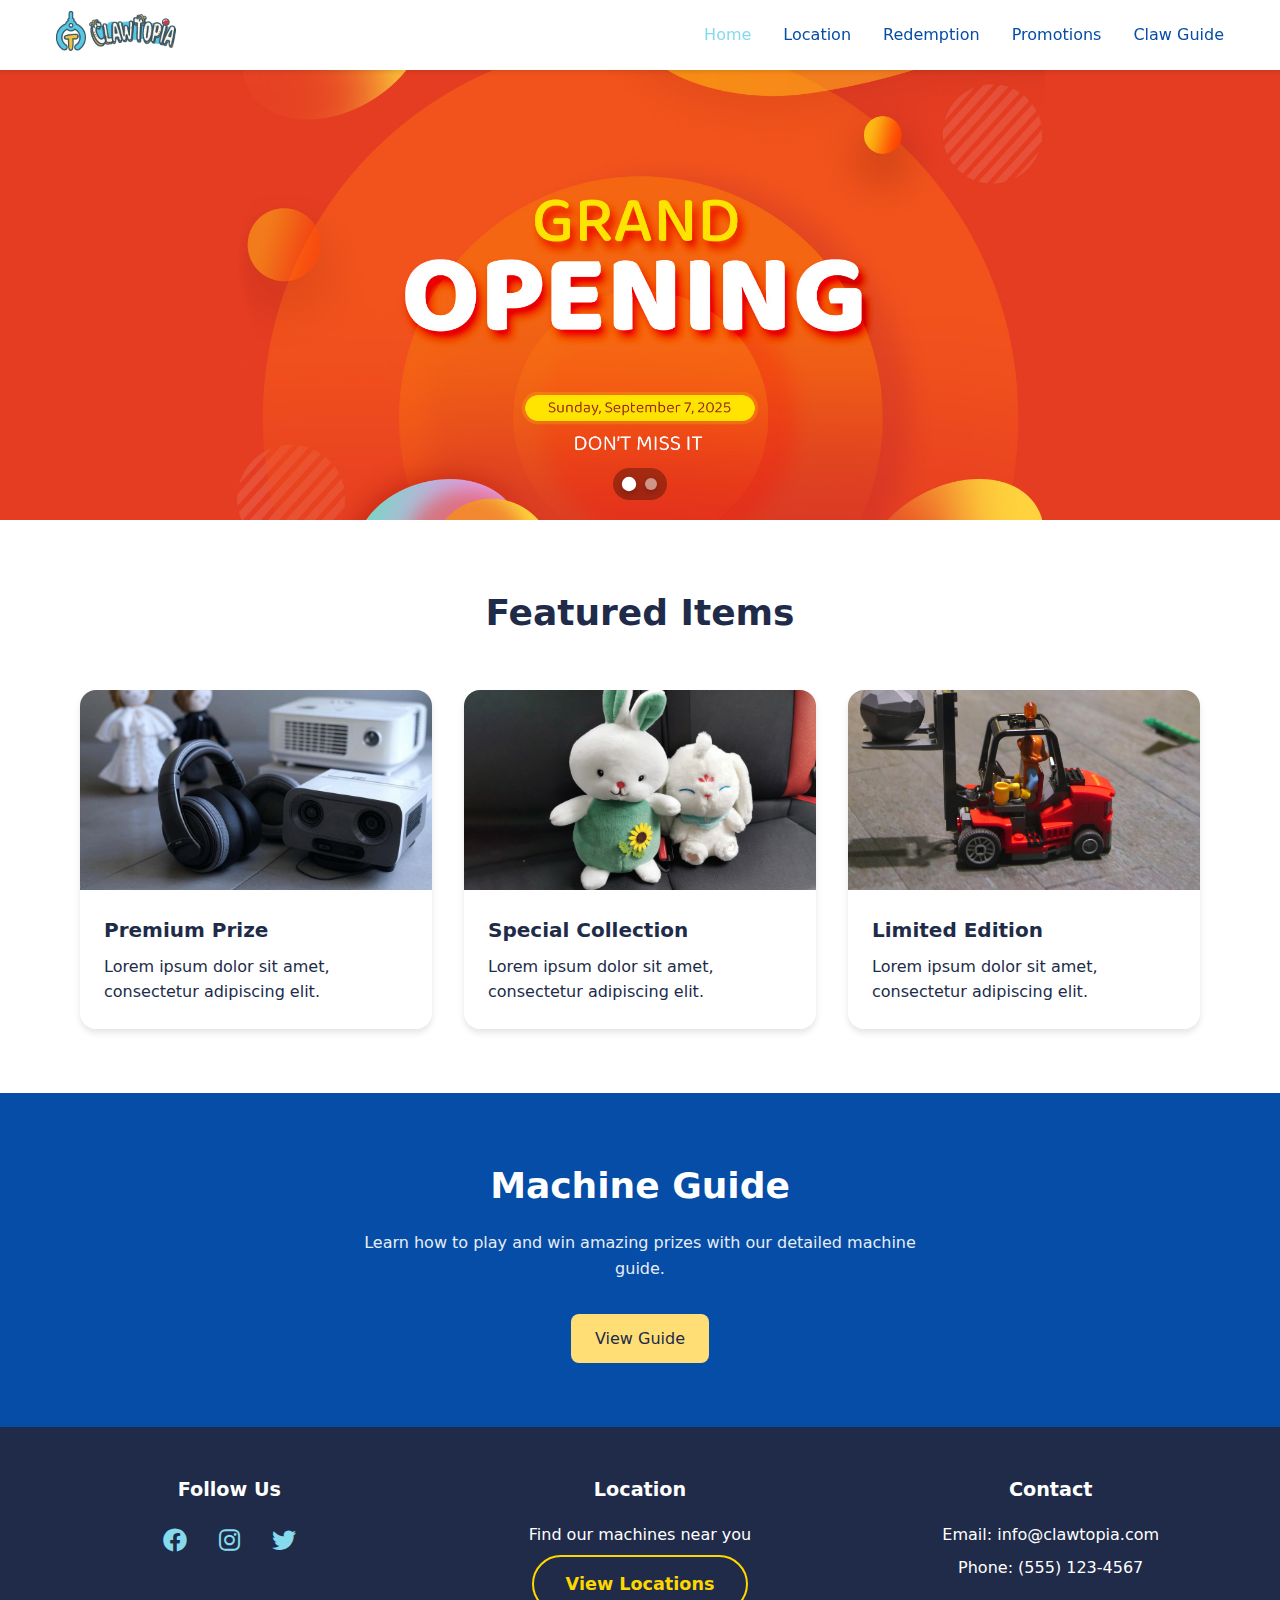
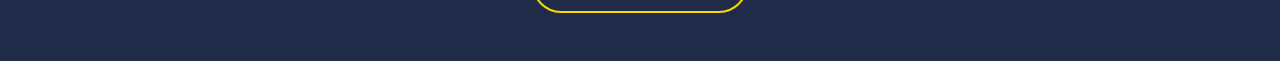
<file: index.html>
<!DOCTYPE html>
<html lang="en">
<head>
    <meta charset="UTF-8">
    <meta name="viewport" content="width=device-width, initial-scale=1.0">
    <title>Clawtopia - Online Claw Machine Game Store</title>
    <link rel="stylesheet" href="css/styles.css">
    <link rel="stylesheet" href="https://cdnjs.cloudflare.com/ajax/libs/font-awesome/6.0.0/css/all.min.css">
    <script>
        // Added page loading debugging
        window.addEventListener('DOMContentLoaded', function() {
            console.log('Page loaded, checking elements:');
            console.log('Hamburger:', document.querySelector('.hamburger'));
            console.log('Nav container:', document.querySelector('.nav-container'));
            console.log('Nav menu:', document.querySelector('.nav-menu'));
        });
    </script>
    <script src="js/nav.js"></script>
    <style>
        .location-section a {
            color: #FFD700 !important;
            text-decoration: none;
            font-weight: bold;
            font-size: 1.1rem;
            border: 2px solid #FFD700;
            padding: 0.8rem 2rem;
            border-radius: 30px;
            display: inline-block;
        }
        .location-section a:hover {
            opacity: 0.8;
        }
    </style>
</head>
<body>
    <header class="header">
        <nav class="navbar">
            <div class="logo">
                <a href="index.html">
                    <img src="assets/images/logo.png" alt="Clawtopia Logo" width="120" height="60">
                </a>
            </div>
            <button type="button" class="hamburger" aria-label="Toggle navigation menu" aria-expanded="false">
                <span class="bar"></span>
                <span class="bar"></span>
                <span class="bar"></span>
            </button>
            <ul class="nav-menu">
                <li><a href="index.html" class="active">Home</a></li>
                <li><a href="location.html">Location</a></li>
                <li><a href="redemption.html">Redemption</a></li>
                <li><a href="promotions.html">Promotions</a></li>
                <li><a href="claw-guide.html">Claw Guide</a></li>
            </ul>
        </nav>
    </header>

    <main>
        <section class="hero">
            <div class="slider">
                <div class="slide active">
                    <img src="assets/images/Banner1.jpg" alt="Welcome to Clawtopia">
                </div>
                <div class="slide">
                    <img src="assets/images/Banner2.jpg" alt="Exciting Prizes">
                </div>
                <div class="slider-dots">
                    <span class="dot active" data-slide="0"></span>
                    <span class="dot" data-slide="1"></span>
                </div>
            </div>
        </section>

        <section class="featured-items">
            <div class="wrapper">
                <h2>Featured Items</h2>
                <div class="items-grid">
                    <div class="item-card">
                        <div class="item-image">
                            <img src="assets/images/Premium Prize.jpg" alt="Featured Prize 1">
                        </div>
                        <h3>Premium Prize</h3>
                        <p>Lorem ipsum dolor sit amet, consectetur adipiscing elit.</p>
                    </div>
                    <div class="item-card">
                        <div class="item-image">
                            <img src="assets/images/Special Collection.jpg" alt="Featured Prize 2">
                        </div>
                        <h3>Special Collection</h3>
                        <p>Lorem ipsum dolor sit amet, consectetur adipiscing elit.</p>
                    </div>
                    <div class="item-card">
                        <div class="item-image">
                            <img src="assets/images/Limited Edition.JPG" alt="Featured Prize 3">
                        </div>
                        <h3>Limited Edition</h3>
                        <p>Lorem ipsum dolor sit amet, consectetur adipiscing elit.</p>
                    </div>
                </div>
            </div>
        </section>


        <section class="machine-guide">
            <div class="guide-content">
                <h2>Machine Guide</h2>
                <p>Learn how to play and win amazing prizes with our detailed machine guide.</p>
                <a href="claw-guide.html" class="btn-secondary">View Guide</a>
            </div>
        </section>
    </main>

    <footer class="footer">
        <div class="footer-container">
            <div class="footer-section">
                <h3>Follow Us</h3>
                <div class="social-icons">
                    <a href="#"><i class="fab fa-facebook"></i></a>
                    <a href="#"><i class="fab fa-instagram"></i></a>
                    <a href="#"><i class="fab fa-twitter"></i></a>
                </div>
            </div>
            <div class="footer-section">
                <h3>Location</h3>
                <p>Find our machines near you</p>
                <a href="location.html" class="btn-yellow">View Locations</a>
            </div>
            <div class="footer-section">
                <h3>Contact</h3>
                <p>Email: info@clawtopia.com</p>
                <p>Phone: (555) 123-4567</p>
            </div>
        </div>
    </footer>

    <script src="js/main.js"></script>
    <script src="js/slider.js"></script>
</body>
</html>
</file>
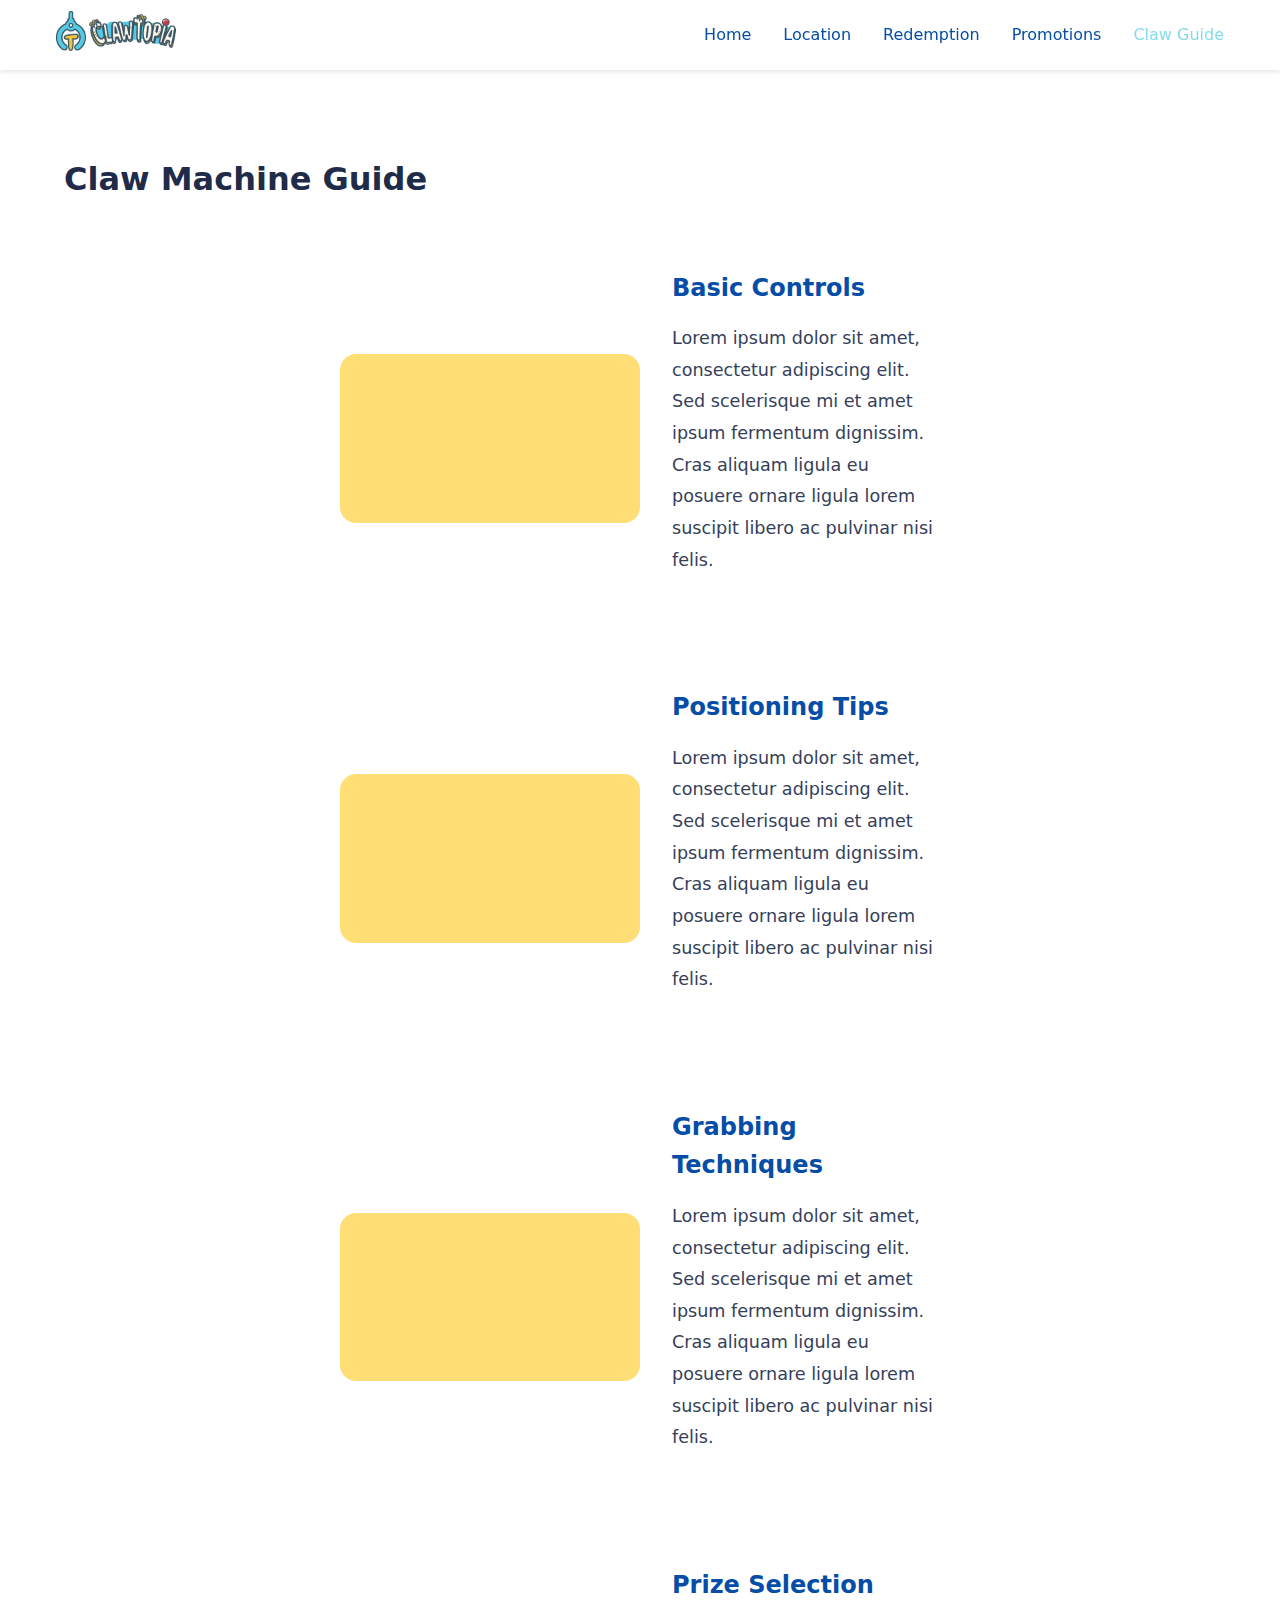
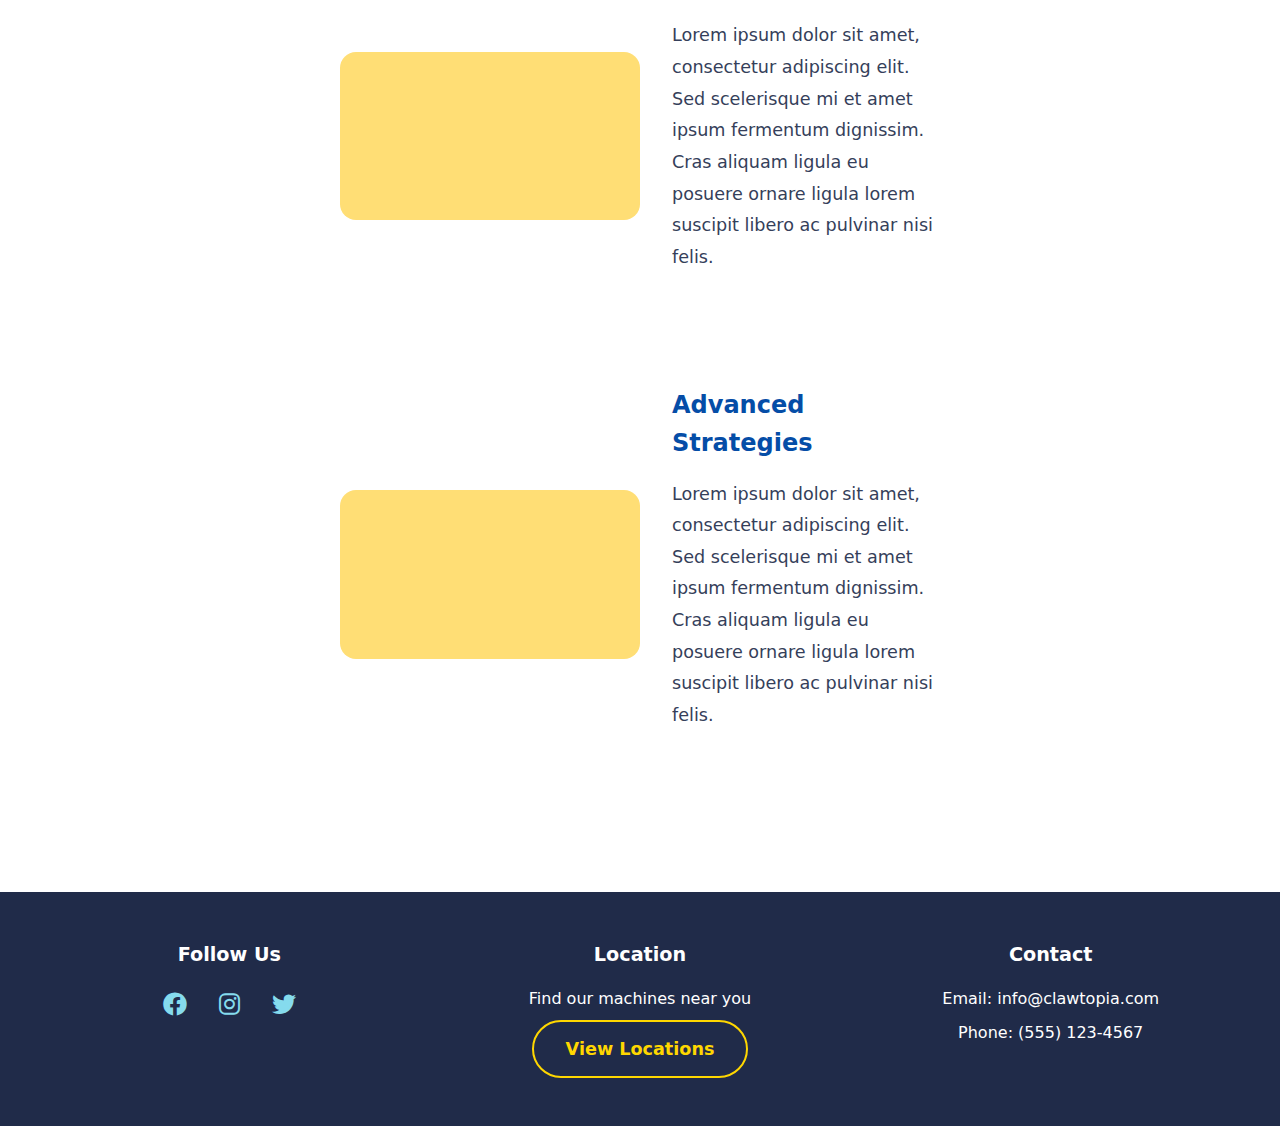
<file: claw-guide.html>
<!DOCTYPE html>
<html lang="en">
<head>
    <meta charset="UTF-8">
    <meta name="viewport" content="width=device-width, initial-scale=1.0">
    <title>Claw Machine Guide - Clawtopia</title>
    <link rel="stylesheet" href="css/styles.css">
    <link rel="stylesheet" href="css/claw-guide.css">
    <link rel="stylesheet" href="https://cdnjs.cloudflare.com/ajax/libs/font-awesome/6.0.0/css/all.min.css">
    <script src="js/nav.js"></script>
</head>
<body>
    <header class="header">
        <nav class="navbar">
            <div class="logo">
                <a href="index.html">
                    <img src="assets/images/logo.png" alt="Clawtopia Logo" width="120" height="60">
                </a>
            </div>
            <button type="button" class="hamburger">
                <span class="bar"></span>
                <span class="bar"></span>
                <span class="bar"></span>
            </button>
            <ul class="nav-menu">
                <li><a href="index.html">Home</a></li>
                <li><a href="location.html">Location</a></li>
                <li><a href="redemption.html">Redemption</a></li>
                <li><a href="promotions.html">Promotions</a></li>
                <li><a href="claw-guide.html" class="active">Claw Guide</a></li>
            </ul>
        </nav>
    </header>

    <main class="guide-container">
        <div class="page-title">
            <div class="icon">
                <i class="fas fa-gamepad" style="color: white;"></i>
            </div>
            <h1>Claw Machine Guide</h1>
        </div>

        <div class="guide-content">
            <div class="guide-item">
                <div class="video-container">
                    <iframe src="https://www.youtube.com/embed/video1" title="Basic Controls"></iframe>
                </div>
                <div class="guide-text">
                    <h2>Basic Controls</h2>
                    <p>Lorem ipsum dolor sit amet, consectetur adipiscing elit. Sed scelerisque mi et amet ipsum fermentum dignissim. Cras aliquam ligula eu posuere ornare ligula lorem suscipit libero ac pulvinar nisi felis.</p>
                </div>
            </div>

            <div class="guide-item">
                <div class="video-container">
                    <iframe src="https://www.youtube.com/embed/video2" title="Positioning Tips"></iframe>
                </div>
                <div class="guide-text">
                    <h2>Positioning Tips</h2>
                    <p>Lorem ipsum dolor sit amet, consectetur adipiscing elit. Sed scelerisque mi et amet ipsum fermentum dignissim. Cras aliquam ligula eu posuere ornare ligula lorem suscipit libero ac pulvinar nisi felis.</p>
                </div>
            </div>

            <div class="guide-item">
                <div class="video-container">
                    <iframe src="https://www.youtube.com/embed/video3" title="Grabbing Techniques"></iframe>
                </div>
                <div class="guide-text">
                    <h2>Grabbing Techniques</h2>
                    <p>Lorem ipsum dolor sit amet, consectetur adipiscing elit. Sed scelerisque mi et amet ipsum fermentum dignissim. Cras aliquam ligula eu posuere ornare ligula lorem suscipit libero ac pulvinar nisi felis.</p>
                </div>
            </div>

            <div class="guide-item">
                <div class="video-container">
                    <iframe src="https://www.youtube.com/embed/video4" title="Prize Selection"></iframe>
                </div>
                <div class="guide-text">
                    <h2>Prize Selection</h2>
                    <p>Lorem ipsum dolor sit amet, consectetur adipiscing elit. Sed scelerisque mi et amet ipsum fermentum dignissim. Cras aliquam ligula eu posuere ornare ligula lorem suscipit libero ac pulvinar nisi felis.</p>
                </div>
            </div>

            <div class="guide-item">
                <div class="video-container">
                    <iframe src="https://www.youtube.com/embed/video5" title="Advanced Strategies"></iframe>
                </div>
                <div class="guide-text">
                    <h2>Advanced Strategies</h2>
                    <p>Lorem ipsum dolor sit amet, consectetur adipiscing elit. Sed scelerisque mi et amet ipsum fermentum dignissim. Cras aliquam ligula eu posuere ornare ligula lorem suscipit libero ac pulvinar nisi felis.</p>
                </div>
            </div>
        </div>
    </main>

    <footer class="footer">
        <div class="footer-container">
            <div class="footer-section">
                <h3>Follow Us</h3>
                <div class="social-icons">
                    <a href="#"><i class="fab fa-facebook"></i></a>
                    <a href="#"><i class="fab fa-instagram"></i></a>
                    <a href="#"><i class="fab fa-twitter"></i></a>
                </div>
            </div>
            <div class="footer-section">
                <h3>Location</h3>
                <p>Find our machines near you</p>
                <a href="location.html" class="btn-yellow">View Locations</a>
            </div>
            <div class="footer-section">
                <h3>Contact</h3>
                <p>Email: info@clawtopia.com</p>
                <p>Phone: (555) 123-4567</p>
            </div>
        </div>
    </footer>

    <script src="js/main.js"></script>
</body>
</html>
</file>
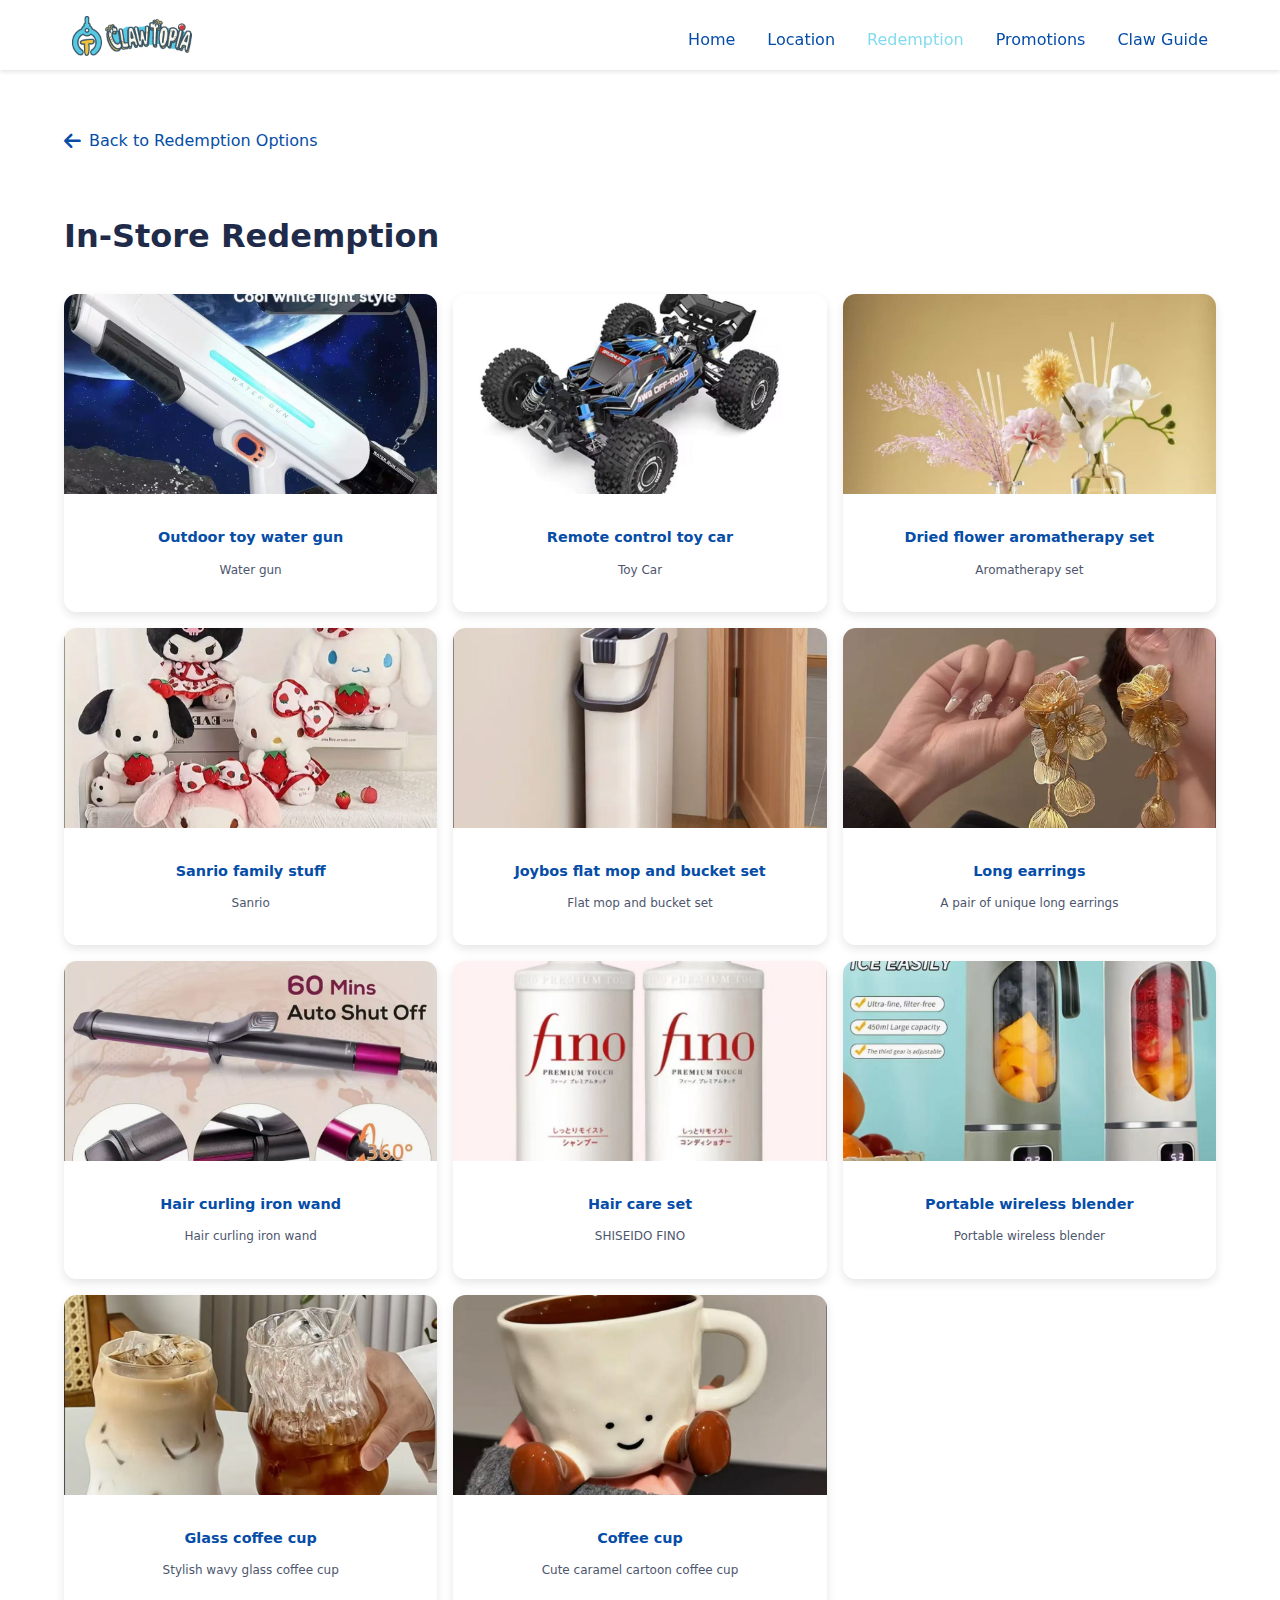
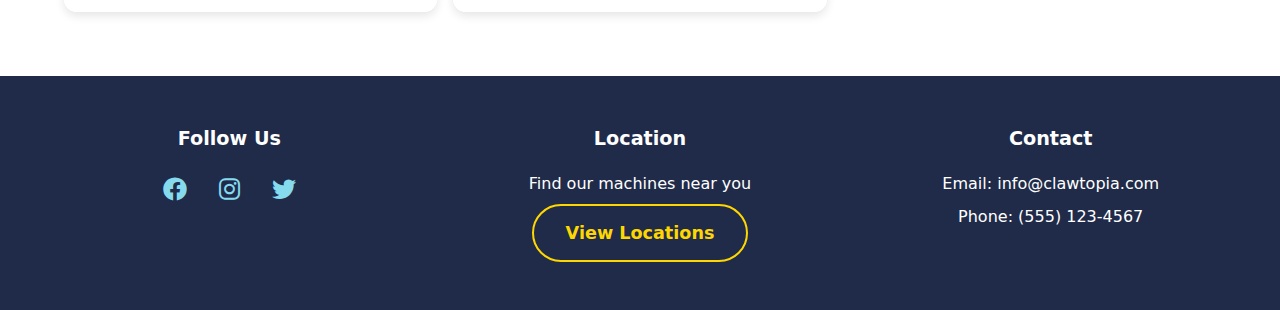
<file: instore-redemption.html>
<!DOCTYPE html>
<html lang="en">
<head>
    <meta charset="UTF-8">
    <meta name="viewport" content="width=device-width, initial-scale=1.0">
    <title>In-Store Redemption - Clawtopia</title>
    <link rel="stylesheet" href="css/styles.css">
    <link rel="stylesheet" href="css/redemption-items.css">
    <link rel="stylesheet" href="https://cdnjs.cloudflare.com/ajax/libs/font-awesome/6.0.0/css/all.min.css">
</head>
<body>
    <header class="header">
        <div class="wrapper">
            <nav class="navbar">
                <div class="logo">
                    <a href="index.html">
                        <img src="assets/images/logo.png" alt="Clawtopia Logo" width="120" height="60">
                    </a>
                </div>
                <ul class="nav-menu">
                    <li><a href="index.html">Home</a></li>
                    <li><a href="location.html">Location</a></li>
                    <li><a href="redemption.html" class="active">Redemption</a></li>
                    <li><a href="promotions.html">Promotions</a></li>
                    <li><a href="claw-guide.html">Claw Guide</a></li>
                </ul>
            </nav>
        </div>
    </header>

    <main class="redemption-items-container">
        <a href="redemption.html" class="back-button">
            <i class="fas fa-arrow-left"></i>
            Back to Redemption Options
        </a>

        <div class="page-title">
            <div class="icon">
                <i class="fas fa-store" style="color: white;"></i>
            </div>
            <h1>In-Store Redemption</h1>
        </div>

        <div class="items-grid">
            <!-- Repeat this block 15 times for the grid -->
            <div class="item-card">
                <div class="item-image">
                    <img src="./assets/images/Instore List/prize1.jpg" alt="Prize Item">
                </div>
                <div class="item-content">
                    <h3>Outdoor toy water gun</h3>
                    <p>Water gun</p>
                </div>
            </div>
            <div class="item-card">
                <div class="item-image">
                    <img src="./assets/images/Instore List/prize2.jpg" alt="Prize Item">
                </div>
                <div class="item-content">
                    <h3>Remote control toy car</h3>
                    <p>Toy Car</p>
                </div>
            </div>
            <div class="item-card">
                <div class="item-image">
                    <img src="./assets/images/Instore List/prize3.jpg" alt="Prize Item">
                </div>
                <div class="item-content">
                    <h3>Dried flower aromatherapy set</h3>
                    <p>Aromatherapy set</p>
                </div>
            </div>
            <div class="item-card">
                <div class="item-image">
                    <img src="./assets/images/Instore List/prize4.png" alt="Prize Item">
                </div>
                <div class="item-content">
                    <h3>Sanrio family stuff</h3>
                    <p>Sanrio</p>
                </div>
            </div>
            <div class="item-card">
                <div class="item-image">
                    <img src="./assets/images/Instore List/prize5.png" alt="Prize Item">
                </div>
                <div class="item-content">
                    <h3>Joybos flat mop and bucket set</h3>
                    <p>Flat mop and bucket set</p>
                </div>
            </div>
            <div class="item-card">
                <div class="item-image">
                    <img src="./assets/images/Instore List/prize6.png" alt="Prize Item">
                </div>
                <div class="item-content">
                    <h3>Long earrings</h3>
                    <p>A pair of unique long earrings</p>
                </div>
            </div>
            <div class="item-card">
                <div class="item-image">
                    <img src="./assets/images/Instore List/prize7.png" alt="Prize Item">
                </div>
                <div class="item-content">
                    <h3>Hair curling iron wand</h3>
                    <p>Hair curling iron wand</p>
                </div>
            </div>
            <div class="item-card">
                <div class="item-image">
                    <img src="./assets/images/Instore List/prize8.png" alt="Prize Item">
                </div>
                <div class="item-content">
                    <h3>Hair care set</h3>
                    <p>SHISEIDO FINO</p>
                </div>
            </div>
            <div class="item-card">
                <div class="item-image">
                    <img src="./assets/images/Instore List/prize9.png" alt="Prize Item">
                </div>
                <div class="item-content">
                    <h3>Portable wireless blender</h3>
                    <p>Portable wireless blender</p>
                </div>
            </div>
            <div class="item-card">
                <div class="item-image">
                    <img src="./assets/images/Instore List/prize10.png" alt="Prize Item">
                </div>
                <div class="item-content">
                    <h3>Glass coffee cup</h3>
                    <p>Stylish wavy glass coffee cup</p>
                </div>
            </div>
            <div class="item-card">
                <div class="item-image">
                    <img src="./assets/images/Instore List/prize11.png" alt="Prize Item">
                </div>
                <div class="item-content">
                    <h3>Coffee cup</h3>
                    <p>Cute caramel cartoon coffee cup</p>
                </div>
            </div>
            <!-- Repeat above block -->
        </div>
    </main>

    <footer class="footer">
        <div class="footer-container">
            <div class="footer-section">
                <h3>Follow Us</h3>
                <div class="social-icons">
                    <a href="#"><i class="fab fa-facebook"></i></a>
                    <a href="#"><i class="fab fa-instagram"></i></a>
                    <a href="#"><i class="fab fa-twitter"></i></a>
                </div>
            </div>
            <div class="footer-section">
                <h3>Location</h3>
                <p>Find our machines near you</p>
                <a href="location.html" class="btn-yellow">View Locations</a>
            </div>
            <div class="footer-section">
                <h3>Contact</h3>
                <p>Email: info@clawtopia.com</p>
                <p>Phone: (555) 123-4567</p>
            </div>
        </div>
    </footer>

    <script src="js/main.js"></script>
</body>
</html>
</file>
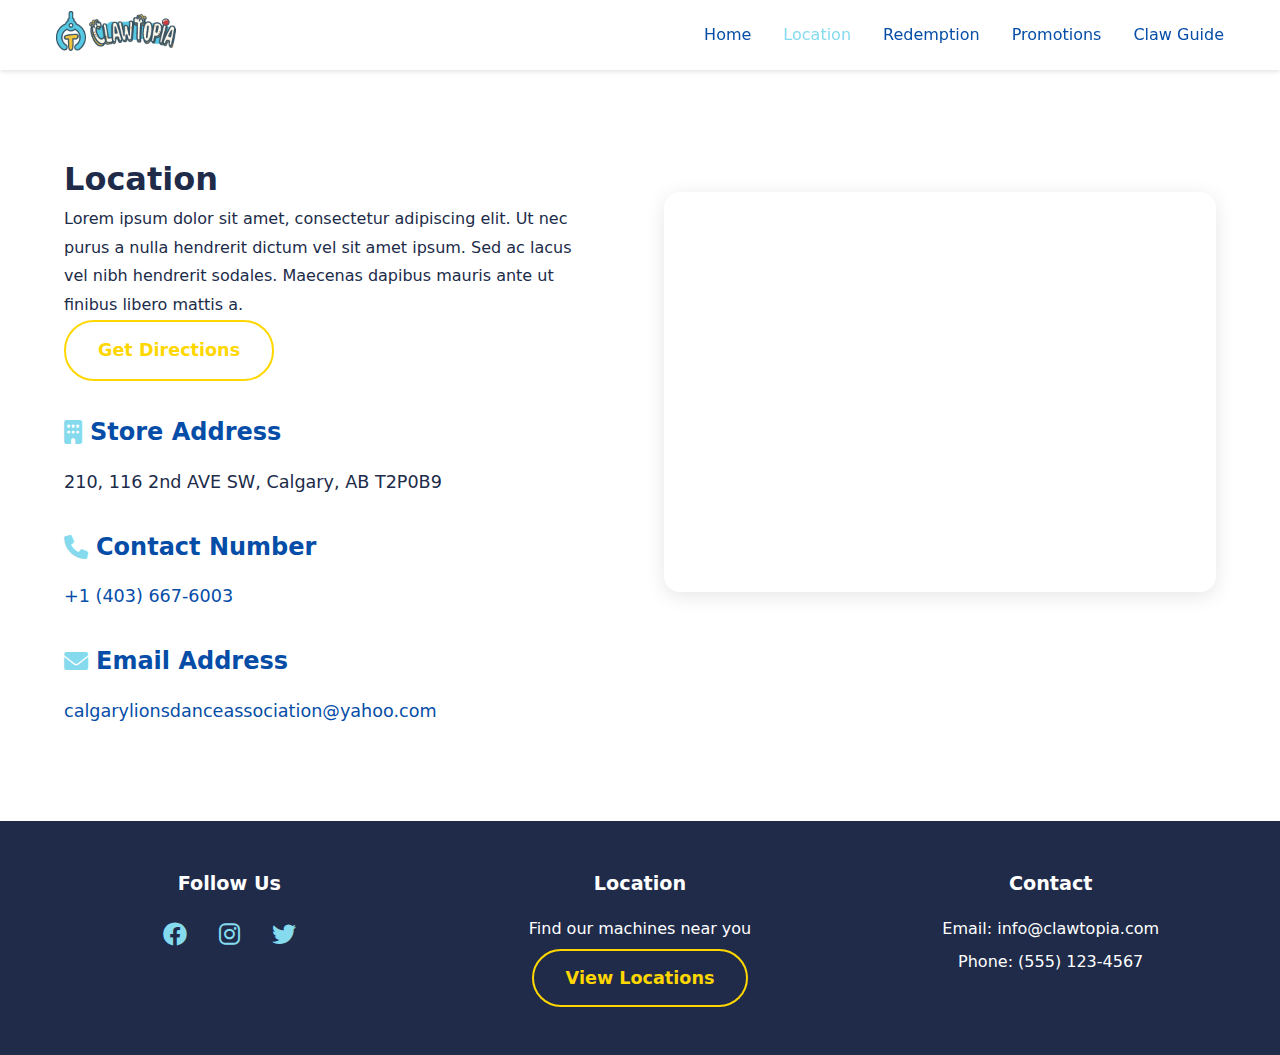
<file: location.html>
<!DOCTYPE html>
<html lang="en">
<head>
    <meta charset="UTF-8">
    <meta name="viewport" content="width=device-width, initial-scale=1.0">
    <title>Location - Clawtopia</title>
    <link rel="stylesheet" href="css/styles.css">
    <link rel="stylesheet" href="css/location.css">
    <link rel="stylesheet" href="https://cdnjs.cloudflare.com/ajax/libs/font-awesome/6.0.0/css/all.min.css">
    <script src="js/nav.js"></script>
</head>
<body>
    <header class="header">
        <nav class="navbar">
            <div class="logo">
                <a href="index.html">
                    <img src="assets/images/logo.png" alt="Clawtopia Logo" width="120" height="60">
                </a>
            </div>
            <button type="button" class="hamburger">
                <span class="bar"></span>
                <span class="bar"></span>
                <span class="bar"></span>
            </button>
            <ul class="nav-menu">
                <li><a href="index.html">Home</a></li>
                <li><a href="location.html" class="active">Location</a></li>
                <li><a href="redemption.html">Redemption</a></li>
                <li><a href="promotions.html">Promotions</a></li>
                <li><a href="claw-guide.html">Claw Guide</a></li>
            </ul>
        </nav>
    </header>

    <main class="location-container">
        <div class="store-info">
            <div class="page-title">
                <div class="icon">
                    <i class="fas fa-map-marker-alt" style="color: white;"></i>
                </div>
                <h1>Location</h1>
            </div>

            <div class="store-description">
                <p>Lorem ipsum dolor sit amet, consectetur adipiscing elit. Ut nec purus a nulla hendrerit dictum vel sit amet ipsum. Sed ac lacus vel nibh hendrerit sodales. Maecenas dapibus mauris ante ut finibus libero mattis a.</p>
                <a href="#" class="btn-yellow">Get Directions</a>
            </div>

            <div class="info-section">
                <h2><i class="fas fa-building"></i> Store Address</h2>
                <p>210, 116 2nd AVE SW, Calgary, AB T2P0B9</p>
            </div>

            <div class="info-section">
                <h2><i class="fas fa-phone"></i> Contact Number</h2>
                <p><a href="tel:+14036676003">+1 (403) 667-6003</a></p>
            </div>

            <div class="info-section">
                <h2><i class="fas fa-envelope"></i> Email Address</h2>
                <p><a href="mailto:calgarylionsdanceassociation@yahoo.com">calgarylionsdanceassociation@yahoo.com</a></p>
            </div>
        </div>

        <div class="map-container">
            <iframe 
                src="https://www.google.com/maps/embed?pb=!1m18!1m12!1m3!1d2508.4!2d-114.0645!3d51.0486!2m3!1f0!2f0!3f0!3m2!1i1024!2i768!4f13.1!3m3!1m2!1s0x0%3A0x0!2zNTHCsDAyJzU1LjAiTiAxMTTCsDAzJzUyLjIiVw!5e0!3m2!1sen!2sca!4v1234567890!5m2!1sen!2sca" 
                allowfullscreen="" 
                loading="lazy">
            </iframe>
        </div>
    </main>

    <footer class="footer">
        <div class="footer-container">
            <div class="footer-section">
                <h3>Follow Us</h3>
                <div class="social-icons">
                    <a href="#"><i class="fab fa-facebook"></i></a>
                    <a href="#"><i class="fab fa-instagram"></i></a>
                    <a href="#"><i class="fab fa-twitter"></i></a>
                </div>
            </div>
            <div class="footer-section">
                <h3>Location</h3>
                <p>Find our machines near you</p>
                <a href="location.html" class="btn-yellow">View Locations</a>
            </div>
            <div class="footer-section">
                <h3>Contact</h3>
                <p>Email: info@clawtopia.com</p>
                <p>Phone: (555) 123-4567</p>
            </div>
        </div>
    </footer>

    <script src="js/main.js"></script>
</body>
</html>
</file>
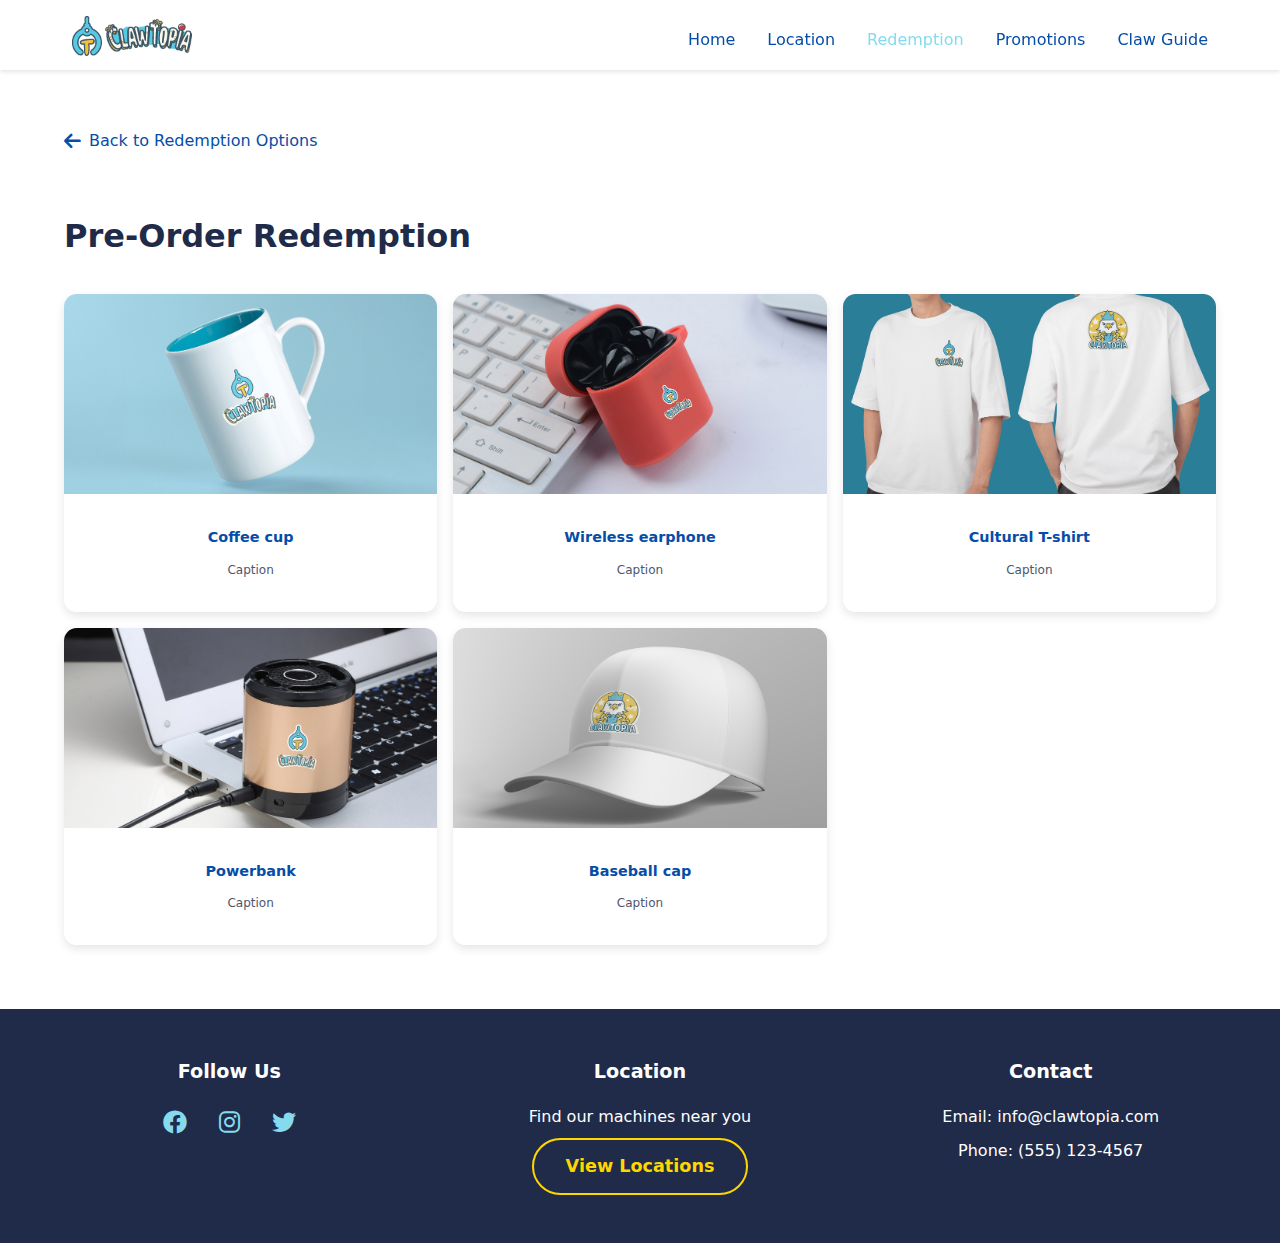
<file: preorder-redemption.html>
<!DOCTYPE html>
<html lang="en">
<head>
    <meta charset="UTF-8">
    <meta name="viewport" content="width=device-width, initial-scale=1.0">
    <title>Pre-Order Redemption - Clawtopia</title>
    <link rel="stylesheet" href="css/styles.css">
    <link rel="stylesheet" href="css/redemption-items.css">
    <link rel="stylesheet" href="https://cdnjs.cloudflare.com/ajax/libs/font-awesome/6.0.0/css/all.min.css">
</head>
<body>
    <header class="header">
        <div class="wrapper">
            <nav class="navbar">
                <div class="logo">
                    <a href="index.html">
                        <img src="assets/images/logo.png" alt="Clawtopia Logo" width="120" height="60">
                    </a>
                </div>
                <ul class="nav-menu">
                    <li><a href="index.html">Home</a></li>
                    <li><a href="location.html">Location</a></li>
                    <li><a href="redemption.html" class="active">Redemption</a></li>
                    <li><a href="promotions.html">Promotions</a></li>
                    <li><a href="claw-guide.html">Claw Guide</a></li>
                </ul>
            </nav>
        </div>
    </header>

    <main class="redemption-items-container">
        <a href="redemption.html" class="back-button">
            <i class="fas fa-arrow-left"></i>
            Back to Redemption Options
        </a>

        <div class="page-title">
            <div class="icon">
                <i class="fas fa-box" style="color: white;"></i>
            </div>
            <h1>Pre-Order Redemption</h1>
        </div>

        <div class="items-grid">
            <!-- Repeat this block 15 times for the grid -->
            <div class="item-card">
                <div class="item-image">
                    <img src="./assets/images/Preorder List/prize1.jpg" alt="Prize Item">
                </div>
                <div class="item-content">
                    <h3>Coffee cup</h3>
                    <p>Caption</p>
                </div>
            </div>
            <div class="item-card">
                <div class="item-image">
                    <img src="./assets/images/Preorder List/prize2.JPG" alt="Prize Item">
                </div>
                <div class="item-content">
                    <h3>Wireless earphone</h3>
                    <p>Caption</p>
                </div>
            </div>
            <div class="item-card">
                <div class="item-image">
                    <img src="./assets/images/Preorder List/prize3.jpg" alt="Prize Item">
                </div>
                <div class="item-content">
                    <h3>Cultural T-shirt</h3>
                    <p>Caption</p>
                </div>
            </div>
            <div class="item-card">
                <div class="item-image">
                    <img src="./assets/images/Preorder List/prize4.jpg" alt="Prize Item">
                </div>
                <div class="item-content">
                    <h3>Powerbank</h3>
                    <p>Caption</p>
                </div>
            </div>
            <div class="item-card">
                <div class="item-image">
                    <img src="./assets/images/Preorder List/prize5.jpg" alt="Prize Item">
                </div>
                <div class="item-content">
                    <h3>Baseball cap</h3>
                    <p>Caption</p>
                </div>
            </div>
            <!-- Repeat above block -->
        </div>
    </main>

    <footer class="footer">
        <div class="footer-container">
            <div class="footer-section">
                <h3>Follow Us</h3>
                <div class="social-icons">
                    <a href="#"><i class="fab fa-facebook"></i></a>
                    <a href="#"><i class="fab fa-instagram"></i></a>
                    <a href="#"><i class="fab fa-twitter"></i></a>
                </div>
            </div>
            <div class="footer-section">
                <h3>Location</h3>
                <p>Find our machines near you</p>
                <a href="location.html" class="btn-yellow">View Locations</a>
            </div>
            <div class="footer-section">
                <h3>Contact</h3>
                <p>Email: info@clawtopia.com</p>
                <p>Phone: (555) 123-4567</p>
            </div>
        </div>
    </footer>

    <script src="js/main.js"></script>
</body>
</html>
</file>
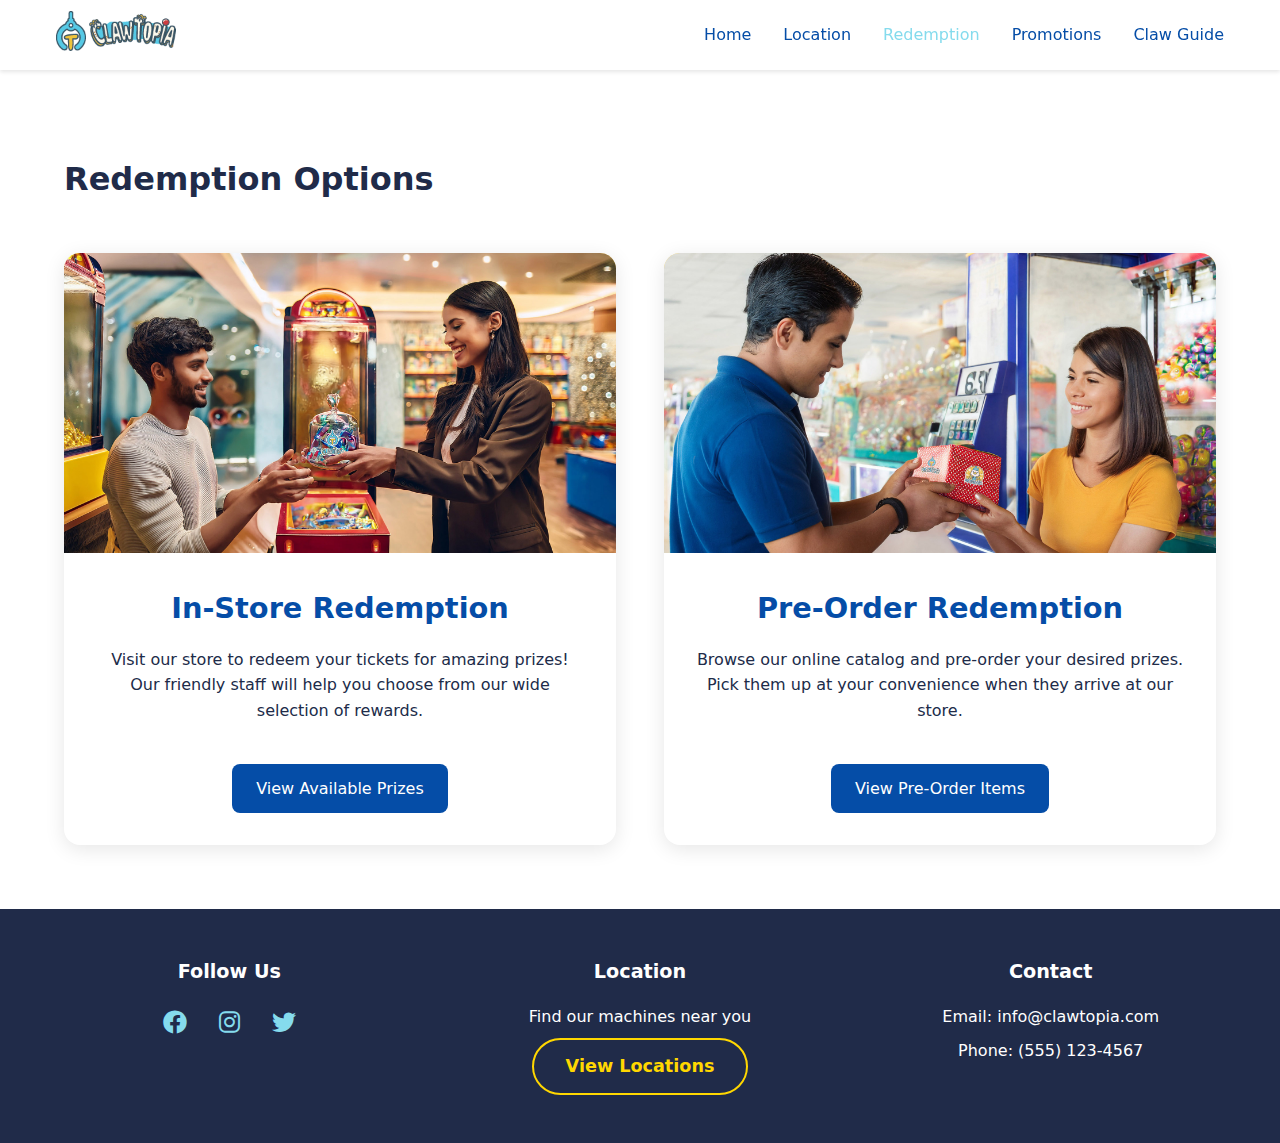
<file: redemption.html>
<!DOCTYPE html>
<html lang="en">
<head>
    <meta charset="UTF-8">
    <meta name="viewport" content="width=device-width, initial-scale=1.0">
    <title>Redemption - Clawtopia</title>
    <link rel="stylesheet" href="css/styles.css">
    <link rel="stylesheet" href="css/redemption.css">
    <link rel="stylesheet" href="https://cdnjs.cloudflare.com/ajax/libs/font-awesome/6.0.0/css/all.min.css">
    <script src="js/nav.js"></script>
</head>
<body>
    <header class="header">
        <nav class="navbar">
            <div class="logo">
                <a href="index.html">
                    <img src="assets/images/logo.png" alt="Clawtopia Logo" width="120" height="60">
                </a>
            </div>
            <button type="button" class="hamburger">
                <span class="bar"></span>
                <span class="bar"></span>
                <span class="bar"></span>
            </button>
            <ul class="nav-menu">
                <li><a href="index.html">Home</a></li>
                <li><a href="location.html">Location</a></li>
                <li><a href="redemption.html" class="active">Redemption</a></li>
                <li><a href="promotions.html">Promotions</a></li>
                <li><a href="claw-guide.html">Claw Guide</a></li>
            </ul>
        </nav>
    </header>

    <main class="redemption-container">
        <div class="page-title">
            <div class="icon">
                <i class="fas fa-gift" style="color: white;"></i>
            </div>
            <h1>Redemption Options</h1>
        </div>

        <div class="redemption-options">
            <div class="redemption-card">
                <div class="redemption-image">
                    <img src="assets/images/In-Store Redemption.jpg" alt="In-Store Redemption">
                </div>
                <div class="redemption-content">
                    <h2>In-Store Redemption</h2>
                    <p>Visit our store to redeem your tickets for amazing prizes! Our friendly staff will help you choose from our wide selection of rewards.</p>
                    <a href="instore-redemption.html" class="btn btn-primary">View Available Prizes</a>
                </div>
            </div>

            <div class="redemption-card">
                <div class="redemption-image">
                    <img src="assets/images/Pre-Order Redemption.jpg" alt="Pre-Order Redemption">
                </div>
                <div class="redemption-content">
                    <h2>Pre-Order Redemption</h2>
                    <p>Browse our online catalog and pre-order your desired prizes. Pick them up at your convenience when they arrive at our store.</p>
                    <a href="preorder-redemption.html" class="btn btn-primary">View Pre-Order Items</a>
                </div>
            </div>
        </div>
    </main>

    <footer class="footer">
        <div class="footer-container">
            <div class="footer-section">
                <h3>Follow Us</h3>
                <div class="social-icons">
                    <a href="#"><i class="fab fa-facebook"></i></a>
                    <a href="#"><i class="fab fa-instagram"></i></a>
                    <a href="#"><i class="fab fa-twitter"></i></a>
                </div>
            </div>
            <div class="footer-section">
                <h3>Location</h3>
                <p>Find our machines near you</p>
                <a href="location.html" class="btn-yellow">View Locations</a>
            </div>
            <div class="footer-section">
                <h3>Contact</h3>
                <p>Email: info@clawtopia.com</p>
                <p>Phone: (555) 123-4567</p>
            </div>
        </div>
    </footer>

    <script src="js/main.js"></script>
</body>
</html>
</file>
<file: css/claw-guide.css>
.guide-container {
    padding-top: 100px;
    max-width: 1200px;
    margin: 0 auto;
    padding: 8rem 1.5rem 4rem;
}

.guide-content {
    margin-top: 3rem;
}

.guide-item {
    display: grid;
    grid-template-columns: 300px 1fr;
    gap: 2rem;
    margin-bottom: 3rem;
    align-items: center;
}

.video-container {
    background-color: var(--sunny-yellow);
    border-radius: 1rem;
    aspect-ratio: 16/9;
    overflow: hidden;
    position: relative;
}

.video-container iframe {
    position: absolute;
    top: 0;
    left: 0;
    width: 100%;
    height: 100%;
    border: none;
}

.guide-text {
    padding: 1rem 0;
}

.guide-text h2 {
    color: var(--electric-blue);
    font-size: 1.5rem;
    margin-bottom: 1rem;
}

.guide-text p {
    color: var(--midnight-blue);
    line-height: 1.8;
    font-size: 1.1rem;
}

@media (max-width: 768px) {
    .guide-item {
        grid-template-columns: 1fr;
        gap: 1rem;
    }

    .video-container {
        max-width: 100%;
    }

    .guide-text {
        padding: 0;
    }
}
</file>
<file: css/redemption-items.css>
.redemption-items-container {
    padding-top: 100px;
    max-width: 1200px;
    margin: 0 auto;
    padding: 8rem 1.5rem 4rem;
}

.items-grid {
    display: grid;
    grid-template-columns: repeat(3, 1fr);
    gap: 1rem;
    margin-top: 2rem;
}

.item-card {
    background-color: var(--snowflake-white);
    border-radius: 0.8rem;
    overflow: hidden;
    box-shadow: 0 4px 10px rgba(0, 0, 0, 0.1);
    transition: transform 0.3s;
}

.item-card:hover {
    transform: translateY(-5px);
}

.item-image {
    width: 100%;
    aspect-ratio: 1;
    display: flex;
    align-items: center;
    justify-content: center;
    overflow: hidden;
    position: relative;
}

.item-image img {
    width: 100%;
    height: 100%;
    object-fit: cover;
    position: absolute;
    top: 0;
    left: 0;
}

.item-content {
    padding: 0.5rem;
    text-align: center;
    background-color: rgba(255, 255, 255, 0.95);
}

.item-content h3 {
    color: var(--electric-blue);
    font-size: 0.9rem;
    margin-bottom: 0.2rem;
    white-space: nowrap;
    overflow: hidden;
    text-overflow: ellipsis;
}

.item-content p {
    color: var(--midnight-blue);
    font-size: 0.75rem;
    opacity: 0.8;
    margin: 0;
    white-space: nowrap;
    overflow: hidden;
    text-overflow: ellipsis;
}

.back-button {
    display: inline-flex;
    align-items: center;
    gap: 0.5rem;
    color: var(--electric-blue);
    text-decoration: none;
    margin-bottom: 2rem;
    font-weight: 500;
    transition: color 0.3s;
}

.back-button:hover {
    color: var(--bubblegum-blue);
}

.back-button i {
    font-size: 1.2rem;
}

@media (max-width: 968px) {
    .items-grid {
        grid-template-columns: repeat(2, 1fr);
    }
}

@media (max-width: 580px) {
    .items-grid {
        grid-template-columns: 1fr;
    }
}
</file>
<file: css/location.css>
.location-container {
    padding-top: 100px;
    max-width: 1200px;
    margin: 0 auto;
    display: grid;
    grid-template-columns: 1fr 1fr;
    gap: 3rem;
    padding: 8rem 1.5rem 4rem;
}

.store-info {
    padding-right: 2rem;
}

.store-description {
    margin-bottom: 2rem;
    color: var(--midnight-blue);
    line-height: 1.8;
}

.info-section {
    margin-bottom: 2rem;
}

.info-section h2 {
    color: var(--electric-blue);
    font-size: 1.5rem;
    margin-bottom: 1rem;
    display: flex;
    align-items: center;
    gap: 0.5rem;
}

.info-section i {
    color: var(--bubblegum-blue);
}

.info-section p {
    color: var(--midnight-blue);
    font-size: 1.1rem;
}

.info-section a {
    color: var(--electric-blue);
    text-decoration: none;
    transition: color 0.3s;
}

.info-section a:hover {
    color: var(--bubblegum-blue);
}

.map-container {
    border-radius: 1rem;
    overflow: hidden;
    box-shadow: 0 4px 20px rgba(0, 0, 0, 0.1);
    height: 400px;
}

.map-container iframe {
    width: 100%;
    height: 100%;
    border: none;
}

@media (max-width: 768px) {
    .location-container {
        grid-template-columns: 1fr;
        padding-top: 6rem;
    }

    .store-info {
        padding-right: 0;
    }

    .map-container {
        height: 300px;
    }
}
</file>
<file: css/redemption.css>
.redemption-container {
    padding-top: 100px;
    max-width: 1200px;
    margin: 0 auto;
    padding: 8rem 1.5rem 4rem;
}

.redemption-options {
    display: grid;
    grid-template-columns: repeat(2, 1fr);
    gap: 3rem;
    margin-top: 3rem;
}

.redemption-card {
    background-color: var(--snowflake-white);
    border-radius: 1rem;
    overflow: hidden;
    box-shadow: 0 4px 20px rgba(0, 0, 0, 0.1);
    transition: transform 0.3s;
}

.redemption-card:hover {
    transform: translateY(-5px);
}

.redemption-image {
    width: 100%;
    height: 300px;
    background-color: var(--sunny-yellow);
    display: flex;
    align-items: center;
    justify-content: center;
}

.redemption-image img {
    max-width: 100%;
    height: auto;
}

.redemption-content {
    padding: 2rem;
    text-align: center;
}

.redemption-content h2 {
    color: var(--electric-blue);
    font-size: 1.8rem;
    margin-bottom: 1rem;
}

.redemption-content p {
    color: var(--midnight-blue);
    margin-bottom: 1.5rem;
    line-height: 1.6;
}

.redemption-content .btn {
    margin-top: 1rem;
}

@media (max-width: 768px) {
    .redemption-options {
        grid-template-columns: 1fr;
        gap: 2rem;
    }

    .redemption-container {
        padding-top: 6rem;
    }

    .redemption-image {
        height: 250px;
    }
}
</file>
<file: css/styles.css>
/* Reset Styles */
*,
*::before,
*::after {
    margin: 0;
    padding: 0;
    box-sizing: border-box;
}

/* Variables */
:root {
    --electric-blue: #054DA7;
    --sunny-yellow: #FFDE75;
    --marshmallow-yellow: #FFFDF0;
    --snowflake-white: #FFFFFF;
    --bubblegum-blue: #85DBED;
    --midnight-blue: #202B49;
    --royal-purple: #6c5ce7;
}

/* Base Styles */
html {
    scroll-behavior: smooth;
}

body {
    font-family: 'Inter', system-ui, -apple-system, sans-serif;
    line-height: 1.6;
    color: var(--midnight-blue);
}

.wrapper {
    max-width: 1200px;
    margin: 0 auto;
    padding: 0 1rem;
}

/* Header */
.header {
    background-color: var(--snowflake-white);
    box-shadow: 0 2px 4px rgba(0, 0, 0, 0.1);
    position: fixed;
    width: 100%;
    top: 0;
    left: 0;
    z-index: 100;
    height: 70px;
}

.navbar {
    display: flex;
    align-items: center;
    justify-content: space-between;
    padding: 1rem;
    max-width: 1200px;
    margin: 0 auto;
    height: 100%;
}

.logo img {
    height: 40px;
}

.hamburger {
    display: none;
    border: none;
    background: none;
    cursor: pointer;
    padding: 0.5rem;
}

.bar {
    display: block;
    width: 25px;
    height: 3px;
    margin: 5px 0;
    background-color: var(--electric-blue);
    transition: 0.3s;
}

.nav-menu {
    display: flex;
    gap: 2rem;
    list-style: none;
    margin: 0;
    padding: 0;
}

.nav-menu a {
    color: var(--electric-blue);
    text-decoration: none;
    font-weight: 500;
}

.nav-menu a:hover,
.nav-menu a.active {
    color: var(--bubblegum-blue);
}

@media (max-width: 768px) {
    .hamburger {
        display: block;
    }

    .hamburger.active .bar:nth-child(1) {
        transform: translateY(8px) rotate(45deg);
    }

    .hamburger.active .bar:nth-child(2) {
        opacity: 0;
    }

    .hamburger.active .bar:nth-child(3) {
        transform: translateY(-8px) rotate(-45deg);
    }

    .nav-menu {
        display: none;
        position: absolute;
        top: 100%;
        left: 0;
        width: 100%;
        background: var(--snowflake-white);
        padding: 1rem 0;
        text-align: center;
        box-shadow: 0 2px 4px rgba(0, 0, 0, 0.1);
    }

    .nav-menu.active {
        display: flex;
        flex-direction: column;
        gap: 0;
    }

    .nav-menu li {
        width: 100%;
    }

    .nav-menu a {
        display: block;
        padding: 1rem;
    }
}

/* Hero Section */
.hero {
    position: relative;
    width: 100%;
    height: 50vh;
    margin-top: 70px;
    overflow: hidden;
}

.slider {
    position: relative;
    width: 100%;
    height: 100%;
}

.slide {
    position: absolute;
    top: 0;
    left: 0;
    width: 100%;
    height: 100%;
    opacity: 0;
    transition: opacity 0.5s ease-in-out;
    display: flex;
    align-items: center;
    justify-content: center;
}

.slide:nth-child(1) {
    background-color: #e53d22;
}

.slide:nth-child(2) {
    background-color: #2f70ff;
}

.slide.active {
    opacity: 1;
}

.slide img {
    position: relative;
    height: 100%;
    width: auto;
    max-width: none;
    z-index: 2;
}

.slider-dots {
    position: absolute;
    bottom: 20px;
    left: 50%;
    transform: translateX(-50%);
    display: flex;
    gap: 10px;
    z-index: 3;
    line-height: normal;
    font-size: 16px;
    padding: 10px;
    background-color: rgba(0, 0, 0, 0.3);
    border-radius: 20px;
}

.dot {
    width: 12px;
    height: 12px;
    border-radius: 50%;
    background-color: rgba(255, 255, 255, 0.5);
    cursor: pointer;
    transition: all 0.3s ease;
    box-shadow: 0 2px 5px rgba(0, 0, 0, 0.2);
}

.dot.active {
    background-color: white;
    transform: scale(1.2);
}

@media (max-width: 768px) {
    .hero {
        height: 35vh;
    }
    
    .slider-dots {
        bottom: 20px;
    }
    
    .dot {
        width: 12px;
        height: 12px;
    }
}

/* Featured Items */
.featured-items {
    padding: 4rem 0;
    background-color: var(--snowflake-white);
}

.featured-items .wrapper {
    max-width: 1200px;
    margin: 0 auto;
    padding: 0 2.5rem;
}

.featured-items h2 {
    text-align: center;
    font-size: 2.25rem;
    margin-bottom: 3rem;
}

.items-grid {
    display: grid;
    grid-template-columns: repeat(auto-fit, minmax(300px, 1fr));
    gap: 2rem;
}

.item-card {
    background: var(--snowflake-white);
    border-radius: 1rem;
    overflow: hidden;
    box-shadow: 0 4px 6px rgba(0,0,0,0.1);
    transition: transform 0.3s;
}

.item-card:hover {
    transform: translateY(-4px);
}

.item-image {
    height: 200px;
    overflow: hidden;
}

.item-image img {
    width: 100%;
    height: 100%;
    object-fit: cover;
    object-position: center;
    display: block;
}

.item-card h3 {
    padding: 1.5rem 1.5rem 0.5rem;
    font-size: 1.25rem;
}

.item-card p {
    padding: 0 1.5rem 1.5rem;
    color: var(--midnight-blue);
}

/* Promotion Section */
.promotion {
    padding: 4rem 0;
    background-color: var(--marshmallow-yellow);
}

.promotion .wrapper {
    max-width: 1200px;
    margin: 0 auto;
    padding: 0 2.5rem;
}

.promo-content {
    display: grid;
    grid-template-columns: 1fr 1fr;
    gap: 4rem;
    align-items: center;
}

.promo-image img {
    width: 100%;
    border-radius: 1rem;
}

.promo-text h2 {
    font-size: 2.25rem;
    margin-bottom: 1rem;
}

.promo-text p {
    margin-bottom: 2rem;
    color: var(--midnight-blue);
}

/* Machine Guide */
.machine-guide {
    padding: 4rem 0;
    background-color: var(--electric-blue);
    color: var(--snowflake-white);
    text-align: center;
}

.guide-content {
    max-width: 600px;
    margin: 0 auto;
}

.guide-content h2 {
    font-size: 2.25rem;
    margin-bottom: 1rem;
}

.guide-content p {
    margin-bottom: 2rem;
    opacity: 0.9;
}

/* Location Section */
.location-section {
    background: var(--royal-purple);
    color: white;
    text-align: center;
    padding: 4rem 1rem;
}

.location-section h2 {
    font-size: 2.5rem;
    margin-bottom: 1.5rem;
}

.location-section p {
    font-size: 1.2rem;
    margin: 0 auto 2rem;
    max-width: 800px;
}

.location-section a {
    color: #FFD700;
    text-decoration: none;
    font-weight: bold;
    font-size: 1.1rem;
    border: 2px solid #FFD700;
    padding: 0.8rem 2rem;
    border-radius: 30px;
    display: inline-block;
}

.location-section a:hover {
    opacity: 0.8;
}

/* Buttons */
.btn-primary,
.btn-secondary {
    display: inline-block;
    padding: 0.75rem 1.5rem;
    border-radius: 0.5rem;
    text-decoration: none;
    font-weight: 500;
    transition: all 0.3s;
}

.btn-primary {
    background-color: var(--electric-blue);
    color: var(--snowflake-white);
}

.btn-secondary {
    background-color: var(--sunny-yellow);
    color: var(--midnight-blue);
}

.btn-primary:hover {
    background-color: #0467b5;
}

.btn-secondary:hover {
    background-color: #ffd700;
}

.btn-yellow {
    display: inline-block;
    padding: 0.8rem 2rem;
    color: #FFD700;
    background: transparent;
    border: 2px solid #FFD700;
    border-radius: 30px;
    text-decoration: none;
    font-weight: bold;
    font-size: 1.1rem;
    transition: opacity 0.3s ease;
}

.btn-yellow:hover {
    opacity: 0.8;
}

/* Footer */
.footer {
    background-color: var(--midnight-blue);
    color: white;
    padding: 3rem 2rem;
}

.footer-container {
    max-width: 1200px;
    margin: 0 auto;
    display: flex;
    justify-content: space-between;
    align-items: flex-start;
    gap: 2rem;
}

.footer-section {
    flex: 1;
    text-align: center;
}

.footer-section h3 {
    color: white;
    margin-bottom: 1rem;
    font-size: 1.2rem;
}

.footer-section p {
    margin-bottom: 0.5rem;
    font-size: 1rem;
}

.social-icons {
    display: flex;
    justify-content: center;
    gap: 1rem;
    margin-top: 1rem;
}

.social-icons a {
    color: var(--bubblegum-blue);
    font-size: 1.5rem;
    margin: 0 0.5rem;
    transition: color 0.3s ease;
}

.social-icons a:hover {
    color: var(--sunny-yellow);
}

@media (max-width: 768px) {
    .footer-container {
        flex-direction: column;
        align-items: center;
        text-align: center;
    }

    .footer-section {
        width: 100%;
        margin-bottom: 2rem;
    }

    .footer-section:last-child {
        margin-bottom: 0;
    }
}

/* Responsive Design */
@media (max-width: 768px) {
    .nav-menu {
        display: none;
    }
    
    .promo-content {
        grid-template-columns: 1fr;
    }
    
    .slide h1 {
        font-size: 2.5rem;
    }
}

@media (max-width: 480px) {
    .hero {
        padding: 6rem 0 3rem;
    }
    
    .slide h1 {
        font-size: 2rem;
    }
    
    .items-grid {
        grid-template-columns: 1fr;
    }
}

/* Map Container */
.map-container {
    flex: 1;
    margin-top: 4rem;
    margin-bottom: 1rem;
    border-radius: 1rem;
    overflow: hidden;
    box-shadow: 0 4px 6px rgba(0, 0, 0, 0.1);
}

.map-container iframe {
    width: 100%;
    height: 100%;
    min-height: 400px;
    border: none;
}
</file>
